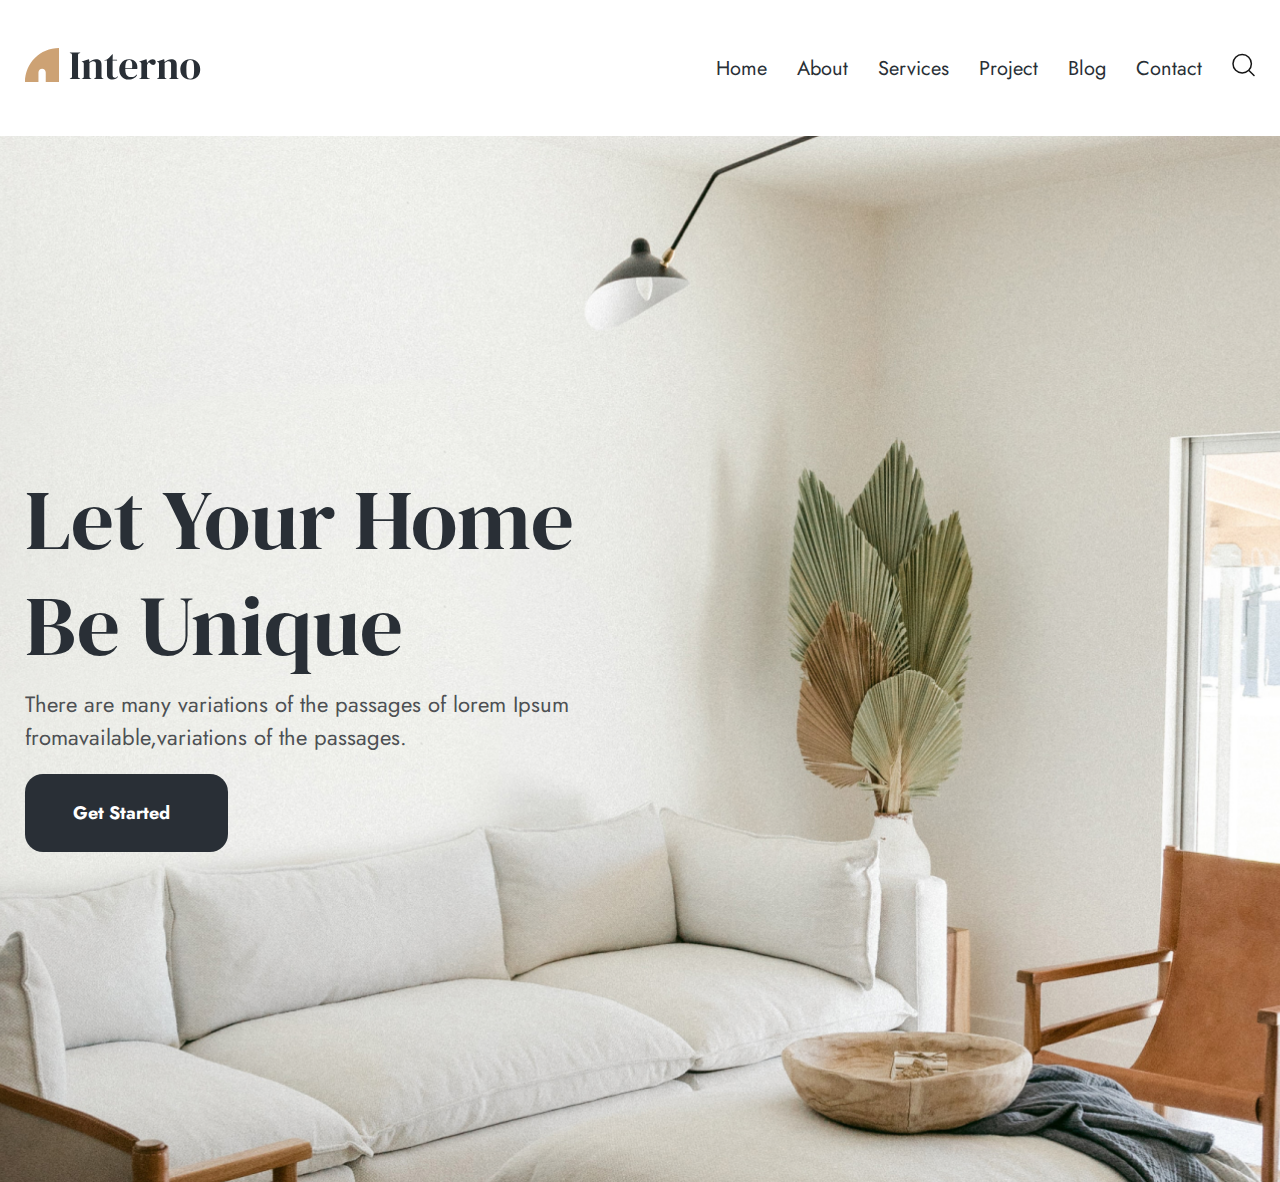
<file: index.html>
<!DOCTYPE html>
<html lang="en">

<head>
  <meta charset="UTF-8">
  <meta name="viewport" content="width=device-width, initial-scale=1.0">

  <!-- Icons -->
  <link rel="stylesheet" href="https://cdnjs.cloudflare.com/ajax/libs/font-awesome/6.5.1/css/all.min.css"
    integrity="sha512-DTOQO9RWCH3ppGqcWaEA1BIZOC6xxalwEsw9c2QQeAIftl+Vegovlnee1c9QX4TctnWMn13TZye+giMm8e2LwA=="
    crossorigin="anonymous" referrerpolicy="no-referrer" />

  <!-- CSS -->
  <link rel="stylesheet" href="css/style.css">
  <link rel="stylesheet" href="css/media.css">

  <title>Interno</title>
</head>

<body>

  <!-- Header -->
  <header class="header">
    <div class="container">
      <!-- logo -->
      <div class="logo">
        <img src="images/logo.svg" alt="logo">
      </div>

      <!-- menu -->
      <ul class="menu">
        <li><a href="#" class="link">Home</a></li>
        <li><a href="html/about.html" class="link">About</a></li>
        <li><a href="html/service.html" class="link">Services</a></li>
        <li><a href="#" class="link">Project</a></li>
        <li><a href="#" class="link">Blog</a></li>
        <li><a href="#" class="link">Contact</a></li>
        <li><a href="#" class="link"><img src="images/search.svg" alt="#"></a></li>
      </ul>

      <!-- burger -->
      <div class="burger">
        <img src="images/burger.svg" alt="#">
      </div>
    </div>
  </header>

  <!-- Hero -->
  <section class="hero">
    <div class="container">
      <h1 class="title">Let Your Home Be Unique</h1>
      <p class="text">There are many variations of the passages of lorem Ipsum fromavailable,variations of the passages.
      </p>
      <button class="btn blue">
        Get Started
        <i class="fa-solid fa-arrow-right"></i>
      </button>
    </div>
  </section>

</body>

</html>
</file>
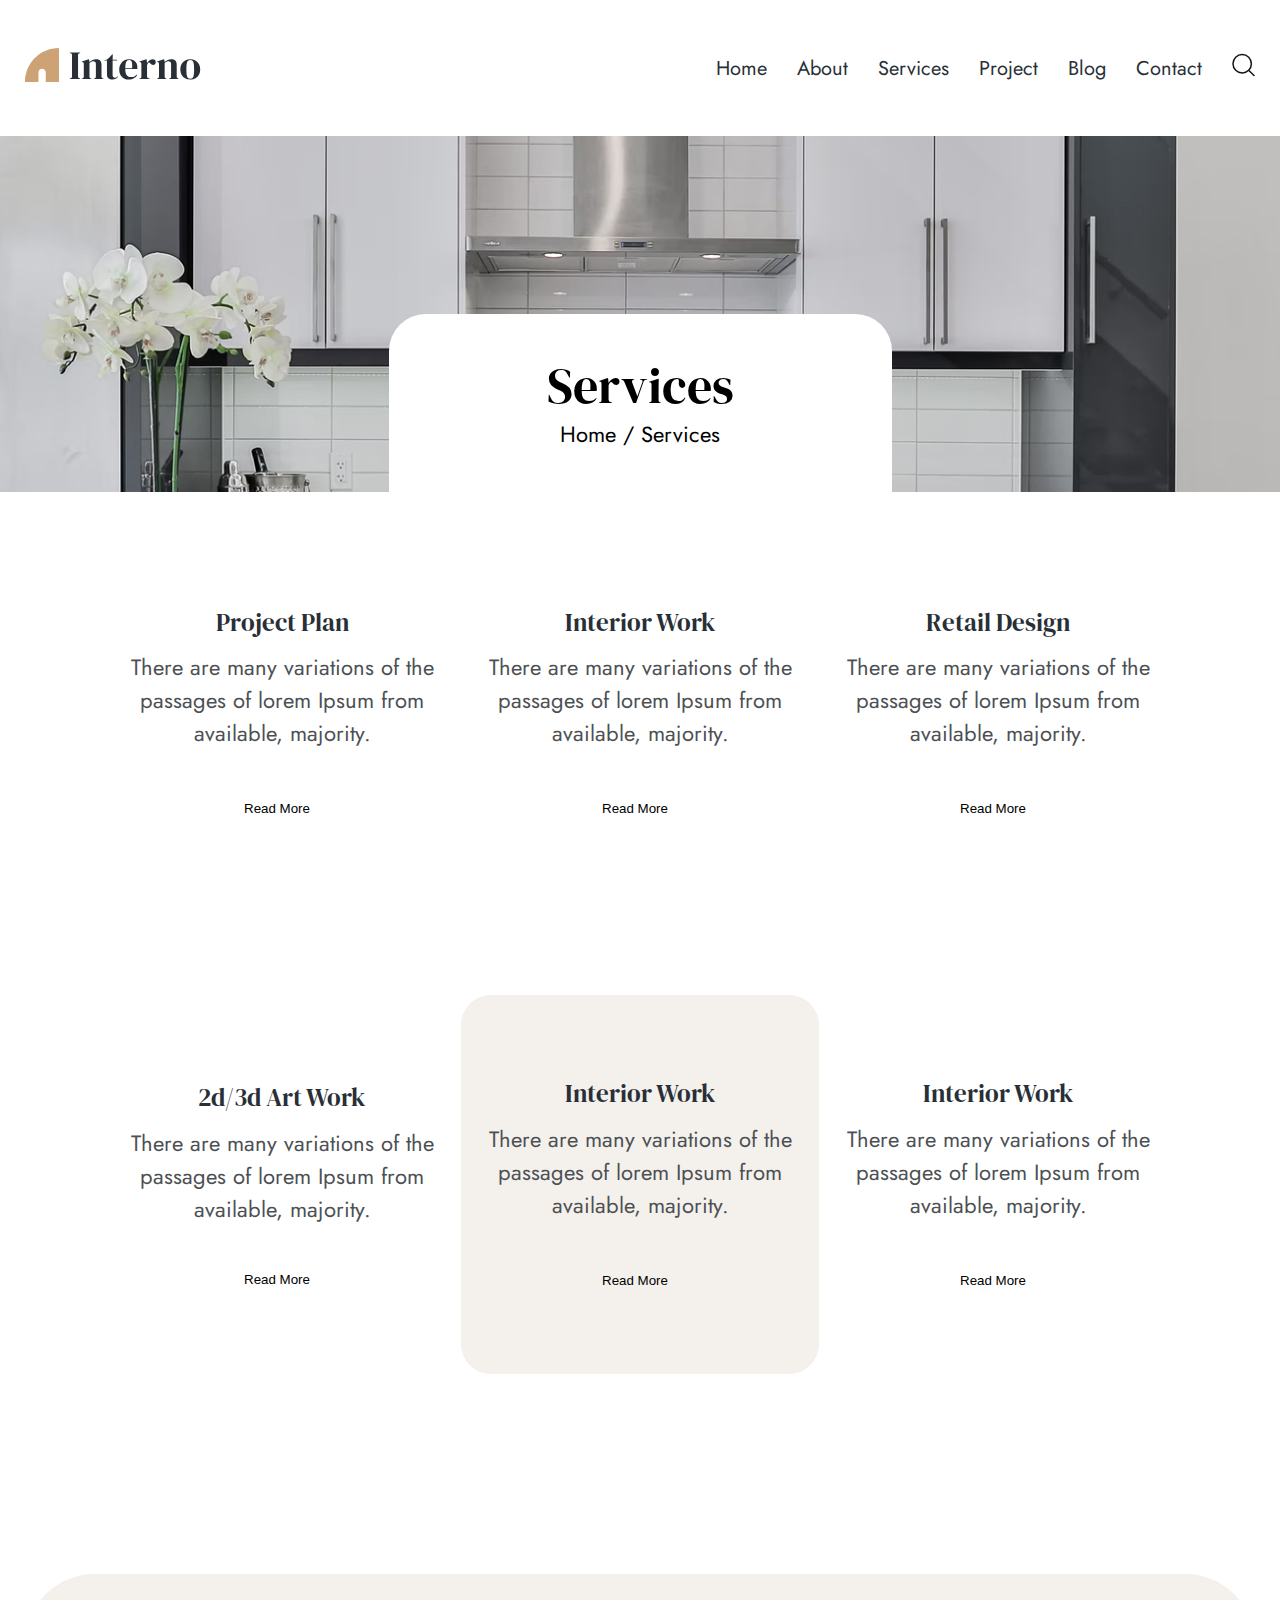
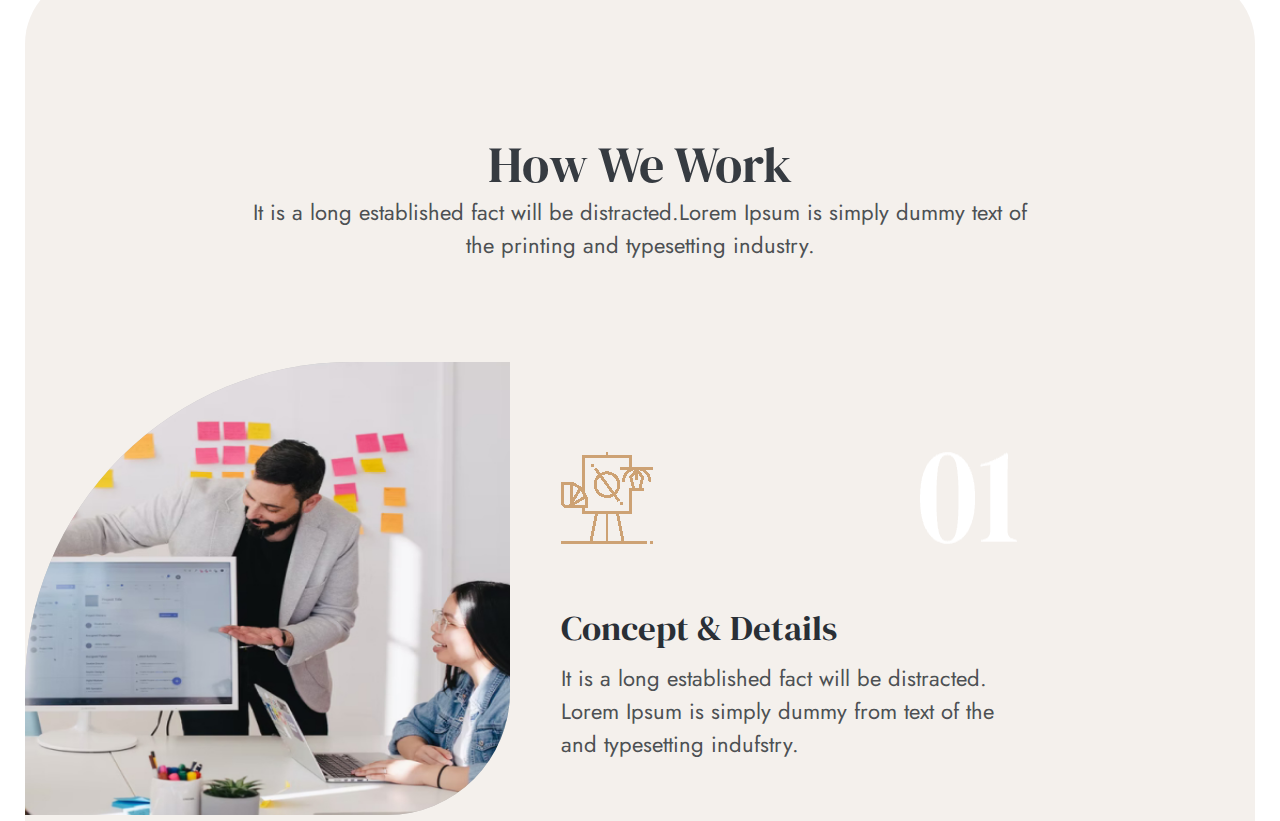
<file: html/service.html>
<!DOCTYPE html>
<html lang="en">
  <head>
    <meta charset="UTF-8" />
    <meta name="viewport" content="width=device-width, initial-scale=1.0" />

    <!-- Icons -->
    <link
      rel="stylesheet"
      href="https://cdnjs.cloudflare.com/ajax/libs/font-awesome/6.5.1/css/all.min.css"
      integrity="sha512-DTOQO9RWCH3ppGqcWaEA1BIZOC6xxalwEsw9c2QQeAIftl+Vegovlnee1c9QX4TctnWMn13TZye+giMm8e2LwA=="
      crossorigin="anonymous"
      referrerpolicy="no-referrer"
    />

    <!-- CSS -->
    <link rel="stylesheet" href="/css/style.css" />
    <link rel="stylesheet" href="/css/media.css" />
    <link rel="stylesheet" href="/css/service.css" />
    <link rel="stylesheet" href="/css/sercive-media.css">

    <title>Interno</title>
  </head>

  <body>
    <!-- Header -->
    <header class="header">
      <div class="container">
        <!-- logo -->
        <div class="logo">
          <img src="/images/logo.svg" alt="logo" />
        </div>

        <!-- menu -->
        <ul class="menu">
          <li><a href="/index.html" class="link">Home</a></li>
          <li><a href="html/about.html" class="link">About</a></li>
          <li><a href="#" class="link">Services</a></li>
          <li><a href="#" class="link">Project</a></li>
          <li><a href="#" class="link">Blog</a></li>
          <li><a href="#" class="link">Contact</a></li>
          <li>
            <a href="#" class="link"
              ><img src="/images/search.svg" alt="#"
            /></a>
          </li>
        </ul>

        <!-- burger -->
        <div class="burger">
          <img src="/images/burger.svg" alt="#" />
        </div>
      </div>
    </header>

    <!-- Hero -->
    <section class="main">
      <div class="container">
        <h1 class="main-title">Services</h1>
        <p class="main-text">Home / Services</p>
      </div>
    </section>

    <!-- main-card -->
    <section class="project-plan">
      <div class="container">
        <div class="content-wrapper">
          <div class="mini-content">
            <h1 class="project-title">Project Plan</h1>
            <p class="project-text">
              There are many variations of the passages of lorem Ipsum from
              available, majority.
            </p>
            <button class="btn color">
              Read More
              <i class="fa-solid fa-arrow-right"></i>
            </button>
          </div>
          <div class="mini-content">
            <h1 class="project-title">Interior Work</h1>
            <p class="project-text">
              There are many variations of the passages of lorem Ipsum from
              available, majority.
            </p>
            <button class="btn color">
              Read More
              <i class="fa-solid fa-arrow-right"></i>
            </button>
          </div>
          <div class="mini-content">
            <h1 class="project-title">Retail Design</h1>
            <p class="project-text">
              There are many variations of the passages of lorem Ipsum from
              available, majority.
            </p>
            <button class="btn color">
              Read More
              <i class="fa-solid fa-arrow-right"></i>
            </button>
          </div>
        </div>
      </section>
        <section class="project-plan2">
          <div class="content-wrapper1">
            <div class="bag-content">
              <h1 class="project-title">2d/3d Art Work</h1>
              <p class="project-text">
                There are many variations of the passages of lorem Ipsum from
                available, majority.
              </p>
              <button class="btn color">
                Read More
                <i class="fa-solid fa-arrow-right"></i>
              </button>
            </div>
            <div class="mini-content bcg">
              <h1 class="project-title">Interior Work</h1>
              <p class="project-text">
                There are many variations of the passages of lorem Ipsum from
                available, majority.
              </p>
              <button class="btn color">
                Read More
                <i class="fa-solid fa-arrow-right"></i>
              </button>
            </div>
            <div class="mini-content">
              <h1 class="project-title">Interior Work</h1>
              <p class="project-text">
                There are many variations of the passages of lorem Ipsum from
                available, majority.
              </p>
              <button class="btn color">
                Read More
                <i class="fa-solid fa-arrow-right"></i>
              </button>
            </div>
          </div>
                </div>
        </section>

    <!--work-section -->
    <section class="work-section">
      <div class="container">
        <h1 class="work-title">How We Work</h1>
        <p class="work-text">
          It is a long established fact will be distracted.Lorem Ipsum is simply
          dummy text of the printing and typesetting industry.
        </p>
      </div>
    </section>
    <section class="concept">
      <div class="container">
        <div class="img-block">
          <img src="/images/concept-img.jpg" alt="" />
        </div>
        <div class="concept-right">
<div class="icon">
  <img src="/images/Icon1.png" alt="">
  <img src="/images/icon2.png" alt="">
</div>
<div class="concept-content">
<h1 class="concept-title">Concept & Details</h1>
<p class="concept-text">It is a long established fact  will be distracted.
  Lorem Ipsum is simply dummy from text of the
  and typesetting indufstry. </p>
</div>

        </div>
      </div>
    </section>
  </body>
</html>
</file>
<file: css/style.css>
/* Fonts */
@font-face {
  src: url(../fonts/DMSerifDisplay-Regular.ttf);
  font-family: 'Display';
}

@font-face {
  src: url(../fonts/Jost-Regular.ttf);
  font-family: 'Jost-400';
}

@font-face {
  src: url(../fonts/Jost-Bold.ttf);
  font-family: 'Jost-700';
}

/* Colors */
:root {
  --white: #ffffff;
  --black: #000000;
  --blue: #292F36;
  --grey: #4D5053;
  --brown: #CDA274;
}

/* Normolize */
* {
  margin: 0;
  padding: 0;
  box-sizing: border-box;
}

ul li {
  list-style: none;
}

a {
  text-decoration: none;
}

button {
  border: 0;
  outline: 0;
  background: 0;
  cursor: pointer;
}

h1,
h2,
h3,
h4,
h5,
h6 {
  font-family: 'Display', sans-serif;
  font-weight: 400;
}

/* General */
body {
  font-family: 'Jost-400', sans-serif;
  font-weight: 400;
}

.container {
  width: 100%;
  max-width: 1230px;
  margin: 0 auto;
  padding: 0 ;
}

.text {
  font-size: 22px;
  font-weight: 400;
  font-family: 'Jost-400', sans-serif;
  line-height: 33px;
  color: var(--grey);
}

.btn.blue {
  padding: 26px 48px;
  color: var(--white);
  font-size: 18px;
  font-weight: 700;
  font-family: 'Jost-700', sans-serif;
  background: var(--blue);
  border-radius: 18px;
}

.btn.blue i {
  color: var(--brown);
  margin-left: 10px;
}

.btn.brown {
  padding: 26px 48px;
  color: var(--white);
  font-size: 18px;
  font-weight: 700;
  font-family: 'Jost-700', sans-serif;
  background: var(--brown);
  border-radius: 18px;
}

.btn.btn.brown i {
  color: var(--blue);
  margin-left: 10px;
}

/* Header -------> */
.header {
  padding: 40px 0;
}

.header .container {
  display: flex;
  align-items: center;
  justify-content: space-between;
}

.header .container .menu {
  display: flex;
  align-items: center;
  justify-content: center;
  gap: 30px;
}

.header .container .menu .link {
  font-size: 20px;
  font-weight: 400;
  font-family: 'Jost-400', sans-serif;
  line-height: 25px;
  color: var(--blue);
}

.header .container .burger {
  width: 22.5px;
  height: 22.5px;
  display: none;
}

.header .container .burger img {
  width: 100%;
  height: 100%;
  object-fit: contain;
}

/* Hero */
.hero {
  background: url(../images/hero-bg.png) no-repeat center / cover;
  padding: 330px 0;
}

.hero .container .title {
  font-size: 85px;
  width: 567px;
  color: var(--blue);
  line-height: 106px;
}

.hero .container .text {
  max-width: 567px;
  margin: 10px 0 20px;
}
</file>
<file: css/media.css>
/* 1150 */

/* 1025 */
@media (max-width: 1025px) {
  .hero {
    padding: 200px 0;
  }

  .hero .container .title {
    font-size: 60px;
    width: 400px;
    line-height: 70px;
  }

  .hero .container .text {
    font-size: 20px;
    width: 400px;
  }

  .hero .container .btn.blue {
    padding: 20px 40px;
  }
}

/* 900 */

/* 770 */
@media(max-width: 770px) {
  .header {
    padding: 30px 0;
  }

  .header .container .menu {
    display: none;
  }

  .header .container .burger {
    display: block;
  }
}

/* 650 */
@media(max-width: 650px) {
  .header {
    padding: 20px 0;
  }

  .hero {
    padding: 120px 0;
  }

  .hero .container .title {
    font-size: 50px;
    max-width: 330px;
    line-height: 60px;
  }

  .hero .container .text {
    font-size: 18px;
    max-width: 330px;
  }

  .hero .container .btn.blue {
    padding: 15px 30px;
    font-size: 16px;
  }
}

/* 525 */

/* 430 */
@media(max-width: 430px) {
  .hero {
    background:
      linear-gradient(rgba(0, 0, 0, 0.3),
        rgba(0, 0, 0, 0.3)),
      url(../images/hero-bg.png) no-repeat center / cover;
  }


  .hero .container .text {
    color: var(--white);
  }
}

/* 370 */
@media(max-width: 370px) {

  .hero .container .title {
    font-size: 40px;
    max-width: 260px;
    line-height: 50px;
  }

  .hero .container .text {
    max-width: 300px;
  }
}

/* 340 */
</file>
<file: css/service.css>
.main {
  background: url(/images/service-bacg.jpg) no-repeat center / cover;
  padding-top: 178px;
}

.main .container {
  display: flex;
  flex-direction: column;
  justify-content: center;
  background: rgba(255, 255, 255, 1);
  border-radius: 37px 37px 0 0;
  width: 503px;
  height: 178px;
}

.main-title {
  font-size: 50px;
  line-height: 62.5px;
  width: 187px;
  margin: 0 auto;
  text-align: center;
}

.main-text {
  font-size: 22px;
  line-height: 33px;
  letter-spacing: 1%;
  text-align: center;
}

/* project-section */

.project-plan {
  padding-top: 115px;
}

.project-plan2 {
  padding: 88px 0 200px;
}
.mini-content {
  flex-wrap: wrap;
  text-align: center;
}

.content-wrapper {
  display: flex;
  justify-content: center;
  align-items: center;
}
.project-title {
  color: rgb(41, 47, 54);
  font-family: "Display";
  font-size: 25px;
  font-weight: 400;
  line-height: 125%;
  text-align: center;
}

.project-text {
  color: rgb(77, 80, 83);
  font-family: "Jost-400", sans-serif;
  font-size: 22px;
  font-weight: 400;
  line-height: 150%;
  letter-spacing: 1%;
  text-align: center;
  width: 358px;
  margin: 13px 0 46px;
}

.btn .color {
  color: rgb(77, 80, 83);
  font-size: 18px;
  font-weight: 600;
  line-height: 125%;
  letter-spacing: 2%;
  font-family: "Jost-700", sans-serif;
  margin: 52px 0px;
  width: 120.14px;
  height: 23px;
}

.btn.color i {
  color: var(--brown);
  margin-left: 10px;
}

.content-wrapper1 {
  display: flex;
  justify-content: center;
  align-items: center;
  margin-top: 88px;
}

.bag-content {
  display: flex;
  flex-direction: column;
  align-items: center;
  padding: 83px 0;
}

.mini-content.bcg {
  border-radius: 30px;
  background: rgb(244, 240, 236);
  padding: 83px 0;
}

.work-section {
}

.work-section .container {
  border-top-left-radius: 70px;
  border-top-right-radius: 70px;
  background: rgb(244, 240, 236);
  padding: 160px 0 100px;
}

.work-title {
  color: rgb(54, 59, 65);
  font-family: "Display", sans-serif;
  font-size: 50px;
  font-weight: 400;
  line-height: 125%;
  text-align: center;
}

.work-text {
  color: rgb(77, 80, 83);
  font-family: "Jost-400", sans-serif;
  font-size: 22px;
  font-weight: 400;
  line-height: 150%;
  letter-spacing: 1%;
  width: 802px;
  text-align: center;
  margin: 0 auto;
}

.concept .container {
  background: rgb(244, 240, 236);
  display: flex;
}

.concept .img-block img {
  border-radius: 326px 0px 123px 0px;
  background: rgb(196, 196, 196);
  width: 485px;
  height: 453px;
}

.concept-right {
  margin-left: 51px;
  display: flex;
  flex-direction: column;
}

.icon {
  display: flex;
  margin: 90px 0 63px;
  justify-content: space-between;
}

.concept-title {
  color: rgb(41, 47, 54);
  font-family: "Display", sans-serif;
  font-size: 35px;
  font-weight: 400;
  line-height: 125%;
  letter-spacing: 0%;
  margin-bottom: 11px;
}

.concept-text {
  color: rgb(77, 80, 83);
  font-family: "Jost-400", sans-serif;
  font-size: 22px;
  font-weight: 400;
  line-height: 150%;
  letter-spacing: 1%;
  text-align: left;
  width: 456px;
}
</file>
<file: css/sercive-media.css>
@media (max-width: 1025px) {
  .header .container {
    padding: 0 30px;
  }
  .project-plan2 {
    padding: 44px 0 200px;
  }

  .project-text {
    width: 251px;
    font-size: 19px;
  }
  .concept-text {
    color: rgb(77, 80, 83);
    font-family: "Jost-400", sans-serif;
    font-size: 19px;
    font-weight: 400;
    line-height: 150%;
    letter-spacing: 1%;
    text-align: left;
    width: 336px;
  }
}

@media (max-width: 900px) {
  .main .container {
    width: 375px;
    height: 173px;
  }
  .content-wrapper1 {
    margin-top: 26px;
  }
  .work-section .container {
    padding: 46px 0 38px;
  }
  .project-plan {
    padding-top: 23px;
  }
  .project-plan2 {
    padding: 44px 0 96px;
  }
  .project-text {
    width: 272px;
    font-size: 18px;
  }
  .concept-text {
    letter-spacing: 1%;
    width: 281px;
  }
  .work-text {
    letter-spacing: 1%;
    width: 526px;
  }
  .concept-title {
    font-size: 31px;
  }
  .bag-content {
    padding: 13px 0;
  }
  .concept-right {
    margin-left: 25px;
  }
  .concept .img-block img {
    width: 326px;
    height: 450px;
  }
}

@media (max-width: 794px) {
  .content-wrapper {
    display: block;
  }
  .content-wrapper1 {
    display: block;
  }
  .project-text {
    width: 348px;
    font-size: 26px;
    margin: 41px auto;
  }

  .mini-content {
    text-align: center;
    margin-top: 64px;
  }

  .concept-text {
    width: 207px;
    font-size: 19px;
  }

  .concept-title {
    font-size: 25px;
  }

  .icon {
    display: flex;
    margin: 90px 0 63px;
    gap: 40px;
  }
}

@media (max-width: 650px) {
}

@media (max-width: 580px) {
  .main .container {
    width: 279px;
    height: 89px;
  }
  .main-title {
    font-size: 35px;
  }
  .concept .container {
    display: block;
  }
  .concept .img-block img {
    display: block;
    margin: 0 auto;
    border-radius: 70px 70px 0 0px;
    width: 311px;
    height: 325px;
  }
  .icon {
    display: flex;
    justify-content: center;
    margin: 29px 0 50px;
  }

  .concept-content {
    margin: 0 auto;
  }
  .concept-right {
    margin-left: 0;
  }

  .work-text {
    width: 349px;
  }

  .concept-title {
    text-align: center;
  }
  .concept-text {
    font-size: 20px;
    width: 317px;
    text-align: center;
  }
}
</file>
